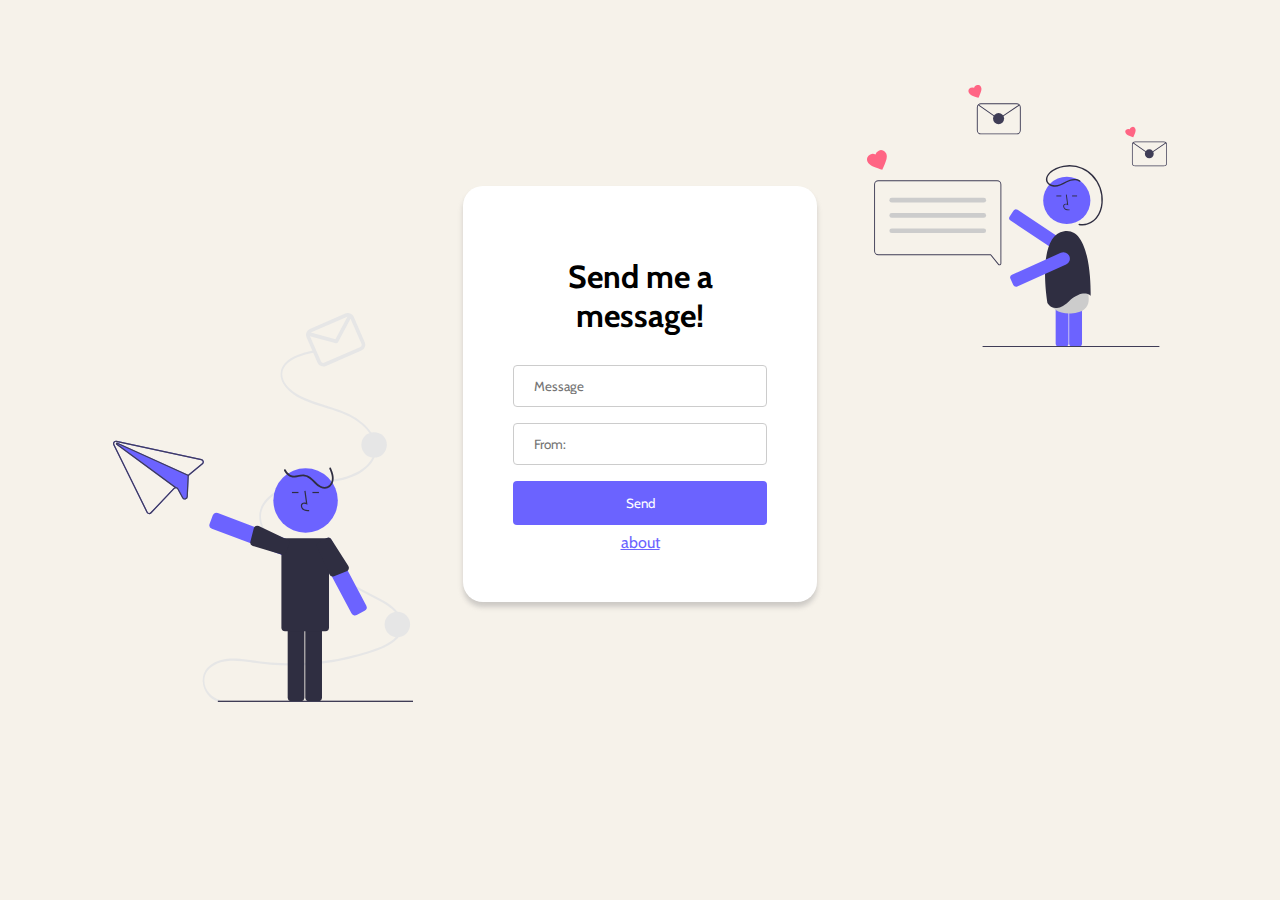
<file: templates/index.html>
<!DOCTYPE html>
<html lang="en">
<head>
    <meta charset="UTF-8">
    <meta name="viewport" content="width=device-width, initial-scale=1.0">
    <title>Inspiration</title>
    <link rel="stylesheet" href="/static/style.css">
    <link rel="preconnect" href="https://fonts.googleapis.com">
    <link rel="preconnect" href="https://fonts.gstatic.com" crossorigin>
    <link href="https://fonts.googleapis.com/css2?family=Cabin&display=swap" rel="stylesheet">
</head>
<body>
    <main>
        <div class="image send">
            <img src="/static/img/send.svg">
        </div>
        <div class="inspiration-box">
            <h1>Send me a message!</h1>
            <form action="/message" method="post">
                <input type="text" name="message" placeholder="Message"> 
                <input type="text" name="name" placeholder="From:">  
                <input type="submit" value="Send" /> 
            </form> 
        <a href="/about">about</a>
        </div>
        <div class="image received">
            <img src="/static/img/received.svg">

        </div>
    </main> 
</body>
</html>
</file>
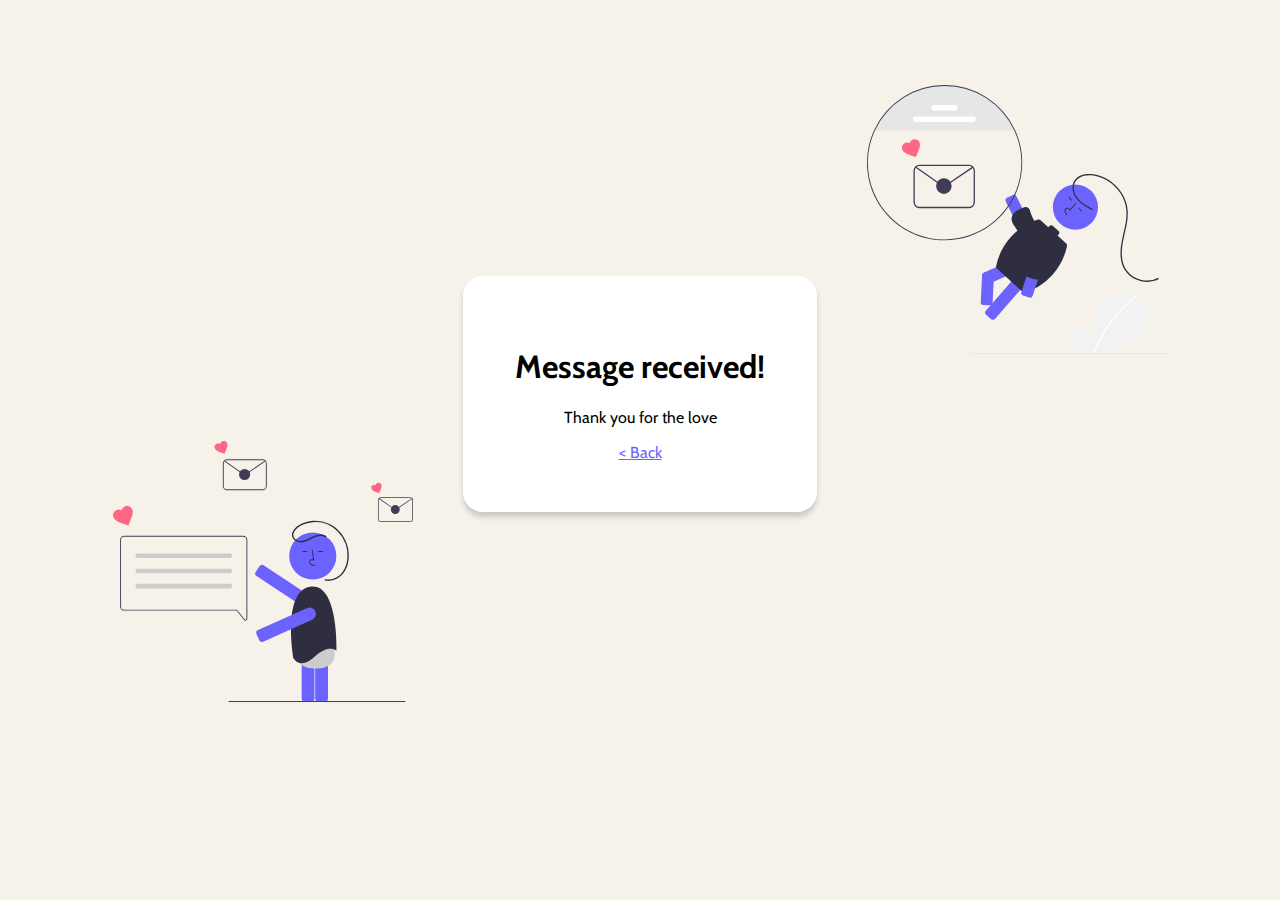
<file: templates/received.html>
<!DOCTYPE html>
<html lang="en">
<head>
    <meta charset="UTF-8">
    <meta name="viewport" content="width=device-width, initial-scale=1.0">
    <title>Inspiration</title>
    <link rel="stylesheet" href="/static/style.css">
    <link rel="stylesheet" href="/static/style.css">
    <link rel="preconnect" href="https://fonts.googleapis.com">
    <link rel="preconnect" href="https://fonts.gstatic.com" crossorigin>
    <link href="https://fonts.googleapis.com/css2?family=Cabin&display=swap" rel="stylesheet">
</head>
<body>
    <main>
        <div class="image send">
            <img src="/static/img/received.svg">
        </div>
        <div class="inspiration-box">
            <h1>Message received!</h1>
            <p>Thank you for the love</p>
            <a href="/">< Back</a>
        </div>
        <div class="image received">
            <img src="/static/img/inbox.svg">
        </div>
    </main> 
   
</body>
</html>
</file>
<file: static/style.css>
html {
    height: 95%;
}

body {
    font-family: 'Cabin', sans-serif;
    background-color: #f6f2ea;
    height: 95%;
}

main {
    display: flex;
    flex-direction: row;
    justify-content: center;
    align-items: center;
    width: 100%;
    height: 95%;
}

a {
    color: #6b63ff;
}

.inspiration-box {
    background-color: white;
    width: 25%;
    padding: 50px;
    box-shadow: 0px 5px 5px rgba(162, 161, 161, 0.486);
    border-radius: 20px;
    text-align: center;
}
input {
    font-family: 'Cabin', sans-serif;
}

input[type=text], select {
    width: 100%;
    padding: 12px 20px;
    margin: 8px 0;
    display: inline-block;
    border: 1px solid #ccc;
    border-radius: 4px;
    box-sizing: border-box;
}
  
input[type=submit] {
    width: 100%;
    background-color: #6b63ff;
    color: white;
    padding: 14px 20px;
    margin: 8px 0;
    border: none;
    border-radius: 4px;
    cursor: pointer;
}
  
input[type=submit]:hover {
    background-color: #4742aa;
}

.image {
    display: flex;
    flex-direction: row;
    width: 35%;
    height: 80%;
    padding: 50px;
}

.image.send {
    justify-content: flex-end;
    align-items: flex-end;
}

.image img {
    width: 300px;
    height: auto;
}

.image.received {
    justify-content: flex-start;
    align-items: flex-start;
}
</file>
